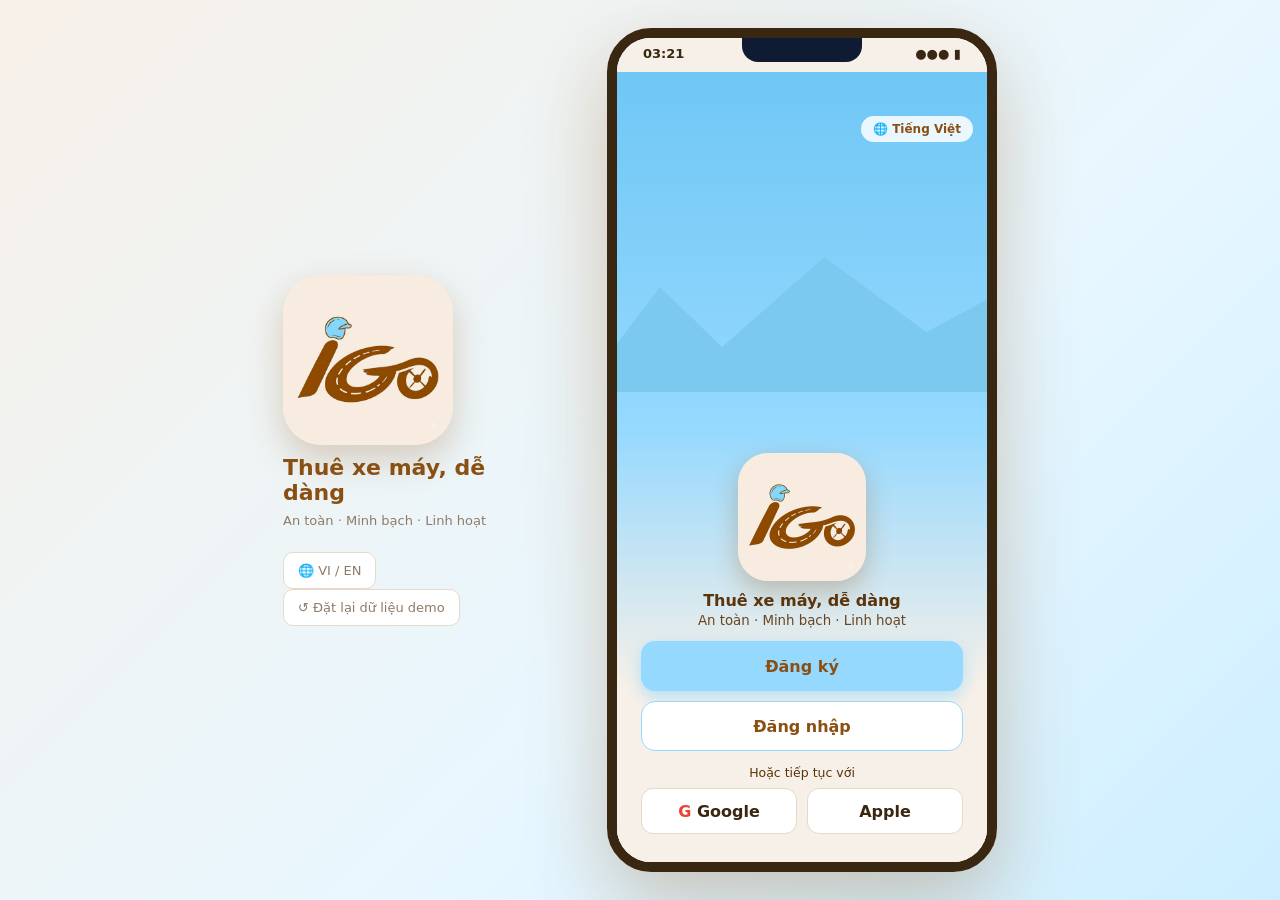
<file: index.html>
<!doctype html>
<html lang="vi">
<head>
<meta charset="utf-8">
<meta name="viewport" content="width=device-width,initial-scale=1,viewport-fit=cover">
<meta name="theme-color" content="#95d9ff">
<title>iGo – Thuê xe máy, dễ dàng</title>
<link rel="icon" href="img/favicon.png">
<link rel="stylesheet" href="style.css">
</head>
<body>
<div class="stage">
  <aside class="side">
    <img class="logo-side" src="img/logo.png" alt="iGo">
    <p>Thuê xe máy, dễ dàng<br><small>An toàn · Minh bạch · Linh hoạt</small></p>
    <button class="reset" data-a="langtoggle" style="margin-right:8px">🌐 VI / EN</button><button class="reset" id="reset">↺ Đặt lại dữ liệu demo</button>
  </aside>
  <div class="phone">
    <div class="notch"></div>
    <div class="statusbar"><span id="clock">9:41</span><span>●●● ▮</span></div>
    <div id="app" class="app"></div>
    <div id="toast" class="toast"></div>
    <div id="sheet" class="sheet-wrap"></div>
  </div>
</div>
<script src="data.js"></script>
<script src="app.js"></script>
<script src="screens.js"></script>
<script src="i18n.js"></script>
</body>
</html>
</file>
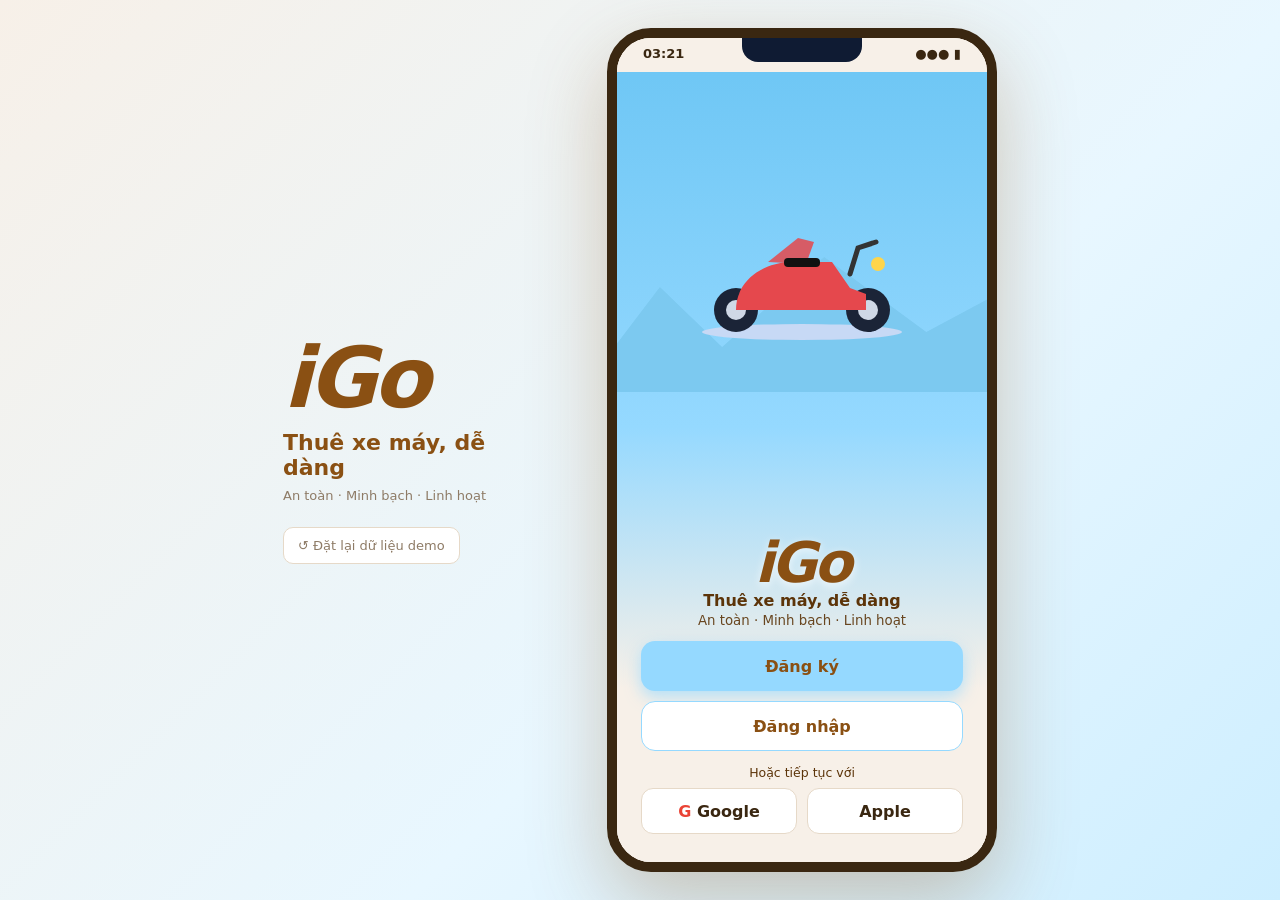
<file: iGo/index.html>
<!doctype html>
<html lang="vi">
<head>
<meta charset="utf-8">
<meta name="viewport" content="width=device-width,initial-scale=1,viewport-fit=cover">
<meta name="theme-color" content="#95d9ff">
<title>iGo – Thuê xe máy, dễ dàng</title>
<link rel="stylesheet" href="style.css">
</head>
<body>
<div class="stage">
  <aside class="side">
    <div class="logo-big">iGo</div>
    <p>Thuê xe máy, dễ dàng<br><small>An toàn · Minh bạch · Linh hoạt</small></p>
    <button class="reset" id="reset">↺ Đặt lại dữ liệu demo</button>
  </aside>
  <div class="phone">
    <div class="notch"></div>
    <div class="statusbar"><span id="clock">9:41</span><span>●●● ▮</span></div>
    <div id="app" class="app"></div>
    <div id="toast" class="toast"></div>
    <div id="sheet" class="sheet-wrap"></div>
  </div>
</div>
<script src="data.js"></script>
<script src="app.js"></script>
<script src="screens.js"></script>
</body>
</html>
</file>
<file: style.css>
:root{--p:#95d9ff;--p2:#6cc3f2;--pl:#e8f7ff;--pl2:#cdeeff;--pt:#8a5013;--navy:#8a5013;--tx:#3a2711;--mu:#8e7b66;--ln:#e6d9c8;--ok:#22b573;--warn:#ffb400;--err:#e5484d;--bg:#f7f0e8;--r:14px}
*{box-sizing:border-box;margin:0;padding:0;-webkit-tap-highlight-color:transparent}
html,body{height:100%}
body{font-family:"Segoe UI",system-ui,-apple-system,Roboto,Arial,sans-serif;color:var(--tx);background:linear-gradient(135deg,#dbe9ff,#f3f8ff 60%,#cfe1ff);overflow:hidden}
button{font:inherit;border:0;background:none;color:inherit;cursor:pointer}
input,textarea,select{font:inherit;color:inherit;outline:0}
.stage{height:100%;display:flex;align-items:center;justify-content:center;gap:64px;padding:16px}
.side{max-width:260px;text-align:left}
.logo-big{font-size:84px;font-weight:900;font-style:italic;color:var(--p);letter-spacing:-4px;line-height:1}
.side p{margin:10px 0 22px;font-size:22px;font-weight:700;color:var(--navy)}
.side small{font-size:13px;font-weight:500;color:var(--mu)}
.reset{padding:10px 14px;border-radius:10px;background:#fff;border:1px solid var(--ln);font-size:13px;color:var(--mu)}
.phone{position:relative;width:390px;height:min(844px,calc(100vh - 32px));background:#fff;border-radius:44px;border:10px solid #0f1b33;box-shadow:0 30px 80px rgba(11,42,91,.35);overflow:hidden;contain:layout paint}
.notch{position:absolute;top:0;left:50%;width:120px;height:24px;margin-left:-60px;background:#0f1b33;border-radius:0 0 16px 16px;z-index:60}
.statusbar{position:absolute;top:0;left:0;right:0;height:34px;padding:8px 26px 0;display:flex;justify-content:space-between;font-size:13px;font-weight:600;z-index:50;pointer-events:none;color:var(--tx)}
.app{position:absolute;inset:0;overflow:hidden;background:var(--bg)}
.screen{position:absolute;inset:0;background:var(--bg);display:flex;flex-direction:column;padding-top:34px;will-change:transform;transition:transform .32s cubic-bezier(.22,.8,.3,1),opacity .32s}
.screen.enter{transform:translate3d(100%,0,0)}
.screen.leave{transform:translate3d(-28%,0,0);opacity:.6}
.screen.out{transform:translate3d(100%,0,0)}
.screen.fade{opacity:0;transition:opacity .2s}
.body{flex:1;overflow-y:auto;overflow-x:hidden;padding:4px 18px 24px;scrollbar-width:none;overscroll-behavior:contain}
.body::-webkit-scrollbar{display:none}
.body.tabpad{padding-bottom:96px}
.hdr{display:flex;align-items:center;gap:8px;padding:6px 14px 8px;min-height:48px}
.hdr h1{flex:1;font-size:18px;font-weight:700;text-align:center}
.hdr .ib{width:38px;height:38px}
.ib{display:grid;place-items:center;border-radius:50%;width:38px;height:38px;background:#fff;box-shadow:0 1px 4px rgba(11,42,91,.1);position:relative}
.ib svg{width:20px;height:20px}
.ib .dot{position:absolute;top:7px;right:8px;width:9px;height:9px;border-radius:50%;background:var(--err);border:2px solid #fff}
svg.i{width:22px;height:22px;fill:none;stroke:currentColor;stroke-width:2;stroke-linecap:round;stroke-linejoin:round;flex:none}
svg.i.f{fill:currentColor;stroke:none}
.btn{display:flex;align-items:center;justify-content:center;gap:8px;width:100%;height:50px;border-radius:14px;background:var(--p);color:#fff;font-weight:700;font-size:16px;box-shadow:0 6px 16px rgba(29,111,242,.3);transition:transform .12s}
.btn:active{transform:scale(.97)}
.btn.o{background:#fff;color:var(--p);border:1.5px solid var(--p);box-shadow:none}
.btn.g{background:var(--pl);color:var(--p);box-shadow:none}
.btn.sm{height:38px;font-size:14px;border-radius:11px;width:auto;padding:0 16px}
.btn.dis{background:#b9c8e0;box-shadow:none;pointer-events:none}
.btn.err{background:#fff;color:var(--err);border:1.5px solid #f6c5c7;box-shadow:none}
.row{display:flex;align-items:center;gap:10px}
.sp{flex:1}
.card{background:#fff;border-radius:var(--r);padding:14px;box-shadow:0 2px 10px rgba(11,42,91,.06);margin-bottom:12px}
.card.bd{box-shadow:none;border:1px solid var(--ln)}
.mu{color:var(--mu)}.sm-t{font-size:12.5px}.b{font-weight:700}.pr{color:var(--p)}.ok{color:var(--ok)}
h2.sec{font-size:16px;margin:16px 0 10px;font-weight:700;display:flex;justify-content:space-between;align-items:center}
h2.sec a{font-size:13px;color:var(--p);font-weight:600}
.field{margin-bottom:12px}
.field label{display:block;font-size:12.5px;color:var(--mu);margin-bottom:5px}
.inp{width:100%;height:48px;border:1.5px solid var(--ln);border-radius:12px;padding:0 14px;background:#fff;transition:border .15s}
.inp:focus{border-color:var(--p)}
textarea.inp{height:88px;padding:10px 14px;resize:none}
select.inp{appearance:none;background:#fff url("data:image/svg+xml,%3Csvg xmlns='http://www.w3.org/2000/svg' width='12' height='8'%3E%3Cpath d='M1 1l5 5 5-5' fill='none' stroke='%236b7a90' stroke-width='2'/%3E%3C/svg%3E") no-repeat right 14px center}
.seg{display:flex;background:var(--pl);border-radius:12px;padding:4px;margin-bottom:14px}
.seg button{flex:1;height:36px;border-radius:9px;font-weight:600;font-size:14px;color:var(--mu);transition:.2s}
.seg button.on{background:var(--p);color:#fff;box-shadow:0 3px 8px rgba(29,111,242,.3)}
.chips{display:flex;gap:8px;overflow-x:auto;scrollbar-width:none;padding-bottom:2px}
.chip{flex:none;padding:8px 14px;border-radius:20px;background:#fff;border:1px solid var(--ln);font-size:13.5px;font-weight:600;color:var(--mu)}
.chip.on{background:var(--p);border-color:var(--p);color:#fff}
.err-t{color:var(--err);font-size:12.5px;margin:-6px 0 8px}
/* welcome */
.hero{flex:1;position:relative;background:linear-gradient(180deg,#5fa3ff 0%,#9fd0ff 45%,#dff0ff 70%);display:flex;flex-direction:column;justify-content:flex-end;padding:0 24px 28px;overflow:hidden}
.hero .mt{position:absolute;bottom:34%;left:-10%;right:-10%;height:150px;background:#7bb7e8;clip-path:polygon(0 100%,18% 30%,32% 70%,55% 10%,78% 60%,100% 25%,100% 100%)}
.hero .bk{position:absolute;bottom:28%;left:50%;transform:translateX(-50%);width:260px}
.hero .lg{position:relative;text-align:center;margin-bottom:12px}
.hero .lg b{font-size:56px;font-style:italic;font-weight:900;color:#fff;letter-spacing:-3px;text-shadow:0 4px 14px rgba(11,79,209,.4)}
.hero .lg p{color:#fff;font-weight:600;margin-top:-4px}
.hero .btn{margin-bottom:10px}
.soc{display:flex;gap:10px}
.soc button{flex:1;height:46px;border-radius:12px;background:#fff;border:1px solid var(--ln);font-weight:600}
/* otp */
.otp{display:flex;gap:8px;justify-content:center;margin:22px 0}
.otp input{width:46px;height:56px;border:1.5px solid var(--ln);border-radius:12px;text-align:center;font-size:22px;font-weight:700;background:#fff}
.otp input:focus{border-color:var(--p)}
/* bike */
.bike-card{display:flex;gap:12px;background:#fff;border-radius:var(--r);padding:10px;margin-bottom:12px;box-shadow:0 2px 10px rgba(11,42,91,.06);transition:transform .15s}
.bike-card:active{transform:scale(.985)}
.bike-card .im{width:104px;height:92px;border-radius:12px;background:var(--pl);display:grid;place-items:center;overflow:hidden;flex:none}
.bike-card .im img,.bike-card .im svg{width:100%;height:100%;object-fit:cover}
.bike-card .inf{flex:1;min-width:0}
.bike-card h3{font-size:15px}
.tag{display:inline-block;padding:2px 8px;border-radius:6px;background:var(--pl);color:var(--p);font-size:11.5px;font-weight:600;margin-right:4px}
.tag.ok{background:#e0f7ec;color:var(--ok)}.tag.w{background:#fff3d1;color:#b58100}.tag.e{background:#fde4e5;color:var(--err)}
.star{color:var(--warn)}
.hbar{background:linear-gradient(135deg,var(--p),#52a0ff);color:#fff;padding:12px 18px 18px;border-radius:0 0 26px 26px;margin:0 -18px 10px}
.sbox{display:flex;align-items:center;gap:10px;background:#fff;border-radius:14px;padding:0 14px;height:48px;color:var(--mu);margin-top:10px}
.sbox input{flex:1;border:0;background:none;min-width:0}
.promo{background:var(--navy);color:#fff;border-radius:16px;padding:16px;display:flex;gap:12px;align-items:center;margin-bottom:6px;background-image:linear-gradient(120deg,#0b2a5b,#1c4fa8)}
.promo b{font-size:15px}
.cats{display:grid;grid-template-columns:repeat(4,1fr);gap:10px;margin:14px 0}
.cats button{display:flex;flex-direction:column;align-items:center;gap:6px;font-size:12px;font-weight:600}
.cats .c{width:54px;height:54px;border-radius:16px;background:#fff;display:grid;place-items:center;color:var(--p);box-shadow:0 2px 8px rgba(11,42,91,.08)}
.cats .c svg{width:26px;height:26px}
/* tab bar */
.tabs{position:absolute;left:0;right:0;bottom:0;height:78px;padding:6px 8px calc(10px + env(safe-area-inset-bottom));background:#fff;border-radius:22px 22px 0 0;box-shadow:0 -6px 20px rgba(11,42,91,.08);display:flex;z-index:20}
.tabs button{flex:1;display:flex;flex-direction:column;align-items:center;justify-content:center;gap:3px;font-size:11px;color:var(--mu);font-weight:600}
.tabs button.on{color:var(--p)}
.tabs .plus{margin-top:-26px}
.tabs .plus i{font-style:normal;width:54px;height:54px;border-radius:50%;background:var(--p);color:#fff;display:grid;place-items:center;box-shadow:0 8px 18px rgba(29,111,242,.4);border:4px solid #fff}
.tabs .plus.on{color:var(--p)}
/* detail */
.gal{height:230px;background:var(--pl);border-radius:20px;overflow:hidden;position:relative;display:grid;place-items:center;margin-bottom:12px}
.gal img,.gal>svg{width:100%;height:100%;object-fit:cover}
.gal .cnt{position:absolute;right:12px;bottom:12px;background:rgba(0,0,0,.5);color:#fff;font-size:12px;padding:3px 9px;border-radius:10px}
.spec{display:grid;grid-template-columns:1fr 1fr;gap:10px 14px}
.spec div{font-size:13px}.spec span{display:block;color:var(--mu);font-size:12px}
.opt{display:flex;align-items:center;gap:12px;background:#fff;border:1.5px solid var(--ln);border-radius:14px;padding:13px 14px;margin-bottom:10px;text-align:left;width:100%;transition:.15s}
.opt.on{border-color:var(--p);background:var(--pl)}
.opt .rd{width:22px;height:22px;border-radius:50%;border:2px solid #b9c8e0;display:grid;place-items:center;flex:none;color:#fff}
.opt.on .rd{background:var(--p);border-color:var(--p)}
.opt .rd svg{width:14px;height:14px;stroke-width:3}
.opt .ico{width:40px;height:40px;border-radius:12px;background:var(--pl);display:grid;place-items:center;color:var(--p);flex:none}
.opt.on .ico{background:#fff}
.opt .t{flex:1;min-width:0}.opt .t b{display:block;font-size:14.5px}.opt .t small{color:var(--mu);font-size:12px}
.bottom{padding:12px 18px calc(14px + env(safe-area-inset-bottom));background:#fff;box-shadow:0 -4px 16px rgba(11,42,91,.06);display:flex;gap:12px;align-items:center;flex:none}
.bottom .btn{flex:1}
/* calendar */
.cal{background:#fff;border-radius:16px;padding:12px;margin-bottom:12px}
.cal .ch{display:flex;align-items:center;justify-content:space-between;margin-bottom:8px;font-weight:700}
.cal .g{display:grid;grid-template-columns:repeat(7,1fr);gap:3px;text-align:center}
.cal .dw{font-size:11px;color:var(--mu);padding:4px 0}
.cal .d{height:38px;border-radius:50%;font-size:13px;font-weight:600;display:grid;place-items:center;transition:background .15s}
.cal .d.x{color:#c4cfdf;pointer-events:none;font-weight:500}
.cal .d.sel{background:var(--p);color:#fff}
.cal .d.rg{background:var(--pl2);border-radius:0;color:var(--p2)}
.cal .d.self{background:#d9f5e7;color:#0f7a4a}
.cal .d.del{background:#d6e6ff;color:var(--p2)}
.cal .d.off{background:#eef0f4;color:#98a3b4}
.lg2{display:flex;flex-direction:column;gap:6px;font-size:12.5px;color:var(--mu);margin:8px 0}
.lg2 i{display:inline-block;width:12px;height:12px;border-radius:50%;margin-right:8px;vertical-align:-1px}
/* timeline */
.tl{position:relative;padding-left:34px}
.tl .st{position:relative;padding-bottom:22px}
.tl .st:before{content:"";position:absolute;left:-23px;top:20px;bottom:-4px;width:2px;background:var(--ln)}
.tl .st:last-child:before{display:none}
.tl .st.done:before{background:var(--ok)}
.tl .dt{position:absolute;left:-34px;top:2px;width:22px;height:22px;border-radius:50%;background:#fff;border:2px solid var(--ln);display:grid;place-items:center;color:#fff}
.tl .st.done .dt{background:var(--ok);border-color:var(--ok)}
.tl .st.cur .dt{border-color:var(--p);background:#fff;box-shadow:0 0 0 5px var(--pl)}
.tl .dt svg{width:13px;height:13px;stroke-width:3}
.tl .st b{font-size:14.5px}.tl .st small{display:block;color:var(--mu);font-size:12px;margin-top:2px}
.tl .st.wait b{color:var(--mu);font-weight:600}
/* misc */
.sum{display:flex;justify-content:space-between;padding:6px 0;font-size:14px}
.sum.t{border-top:1px dashed var(--ln);margin-top:6px;padding-top:12px;font-weight:700;font-size:16px}
.stars{display:flex;gap:6px;justify-content:center;margin:14px 0}
.stars button{color:#d3dbe8}.stars button.on{color:var(--warn)}
.stars svg{width:38px;height:38px}
.ok-ring{width:96px;height:96px;border-radius:50%;background:#e0f7ec;display:grid;place-items:center;margin:30px auto 16px;animation:pop .5s cubic-bezier(.3,1.6,.5,1)}
.ok-ring i{width:64px;height:64px;border-radius:50%;background:var(--ok);display:grid;place-items:center;color:#fff}
.ok-ring svg{width:34px;height:34px;stroke-width:3.5}
@keyframes pop{from{transform:scale(.3);opacity:0}to{transform:scale(1);opacity:1}}
.mi{display:flex;align-items:center;gap:14px;padding:14px 4px;border-bottom:1px solid var(--ln);width:100%;text-align:left;font-size:14.5px}
.mi svg:first-child{color:var(--p)}.mi .sp{flex:1}.mi svg:last-child{color:#b0bccd;width:18px}
.sw{width:46px;height:27px;border-radius:14px;background:#cfd8e6;position:relative;transition:.2s;flex:none}
.sw:after{content:"";position:absolute;left:3px;top:3px;width:21px;height:21px;border-radius:50%;background:#fff;transition:.2s;box-shadow:0 1px 3px rgba(0,0,0,.2)}
.sw.on{background:var(--p)}.sw.on:after{left:22px}
.avatar{width:64px;height:64px;border-radius:50%;background:linear-gradient(135deg,var(--p),#7ab6ff);color:#fff;display:grid;place-items:center;font-size:26px;font-weight:700;flex:none}
.msgs{flex:1;overflow-y:auto;padding:10px 16px;display:flex;flex-direction:column;gap:8px;scrollbar-width:none}
.msg{max-width:78%;padding:10px 13px;border-radius:16px;font-size:14px;line-height:1.4;animation:pop .25s}
.msg.me{align-self:flex-end;background:var(--p);color:#fff;border-bottom-right-radius:4px}
.msg.them{align-self:flex-start;background:#fff;border-bottom-left-radius:4px;box-shadow:0 1px 4px rgba(11,42,91,.08)}
.msg small{display:block;font-size:10.5px;opacity:.65;margin-top:3px}
.cbar{display:flex;gap:8px;padding:10px 14px calc(12px + env(safe-area-inset-bottom));background:#fff;flex:none}
.cbar .inp{height:44px;border-radius:22px}
.cbar .ib{background:var(--p);color:#fff}
.faq{background:#fff;border-radius:14px;margin-bottom:10px;overflow:hidden}
.faq button{display:flex;width:100%;padding:14px;font-weight:600;font-size:14.5px;text-align:left;justify-content:space-between;align-items:center}
.faq p{max-height:0;overflow:hidden;padding:0 14px;color:var(--mu);font-size:13.5px;line-height:1.5;transition:.25s}
.faq.on p{max-height:140px;padding:0 14px 14px}
.faq.on svg{transform:rotate(90deg)}
.ntf{display:flex;gap:12px;padding:12px;background:#fff;border-radius:14px;margin-bottom:10px;align-items:flex-start}
.ntf.un{background:var(--pl)}
.ntf .ic{width:38px;height:38px;border-radius:50%;display:grid;place-items:center;background:#fff;color:var(--p);flex:none}
.up{border:2px dashed #b9cdee;border-radius:14px;height:112px;display:flex;flex-direction:column;align-items:center;justify-content:center;gap:6px;color:var(--mu);font-size:12.5px;background:#fff;position:relative;overflow:hidden;width:100%}
.up.has{border-style:solid;border-color:var(--ok)}
.up img{position:absolute;inset:0;width:100%;height:100%;object-fit:cover}
.up input{position:absolute;inset:0;opacity:0;cursor:pointer}
.chk{display:flex;align-items:center;gap:12px;padding:10px 0;font-size:14px;width:100%;text-align:left}
.chk .bx{width:22px;height:22px;border-radius:6px;border:2px solid #b9c8e0;display:grid;place-items:center;color:#fff;flex:none}
.chk.on .bx{background:var(--p);border-color:var(--p)}
.chk .bx svg{width:14px;height:14px;stroke-width:3.5}
.steps{display:flex;align-items:center;margin:4px 6px 16px}
.steps .s{display:flex;flex-direction:column;align-items:center;gap:4px;font-size:11px;color:var(--mu);flex:none;width:70px}
.steps .s i{width:24px;height:24px;border-radius:50%;background:#d3dbe8;color:#fff;font-style:normal;font-size:12px;font-weight:700;display:grid;place-items:center}
.steps .s.on i{background:var(--p)}.steps .s.on{color:var(--p);font-weight:600}
.steps .ln{flex:1;height:2px;background:#d3dbe8;margin-bottom:16px}.steps .ln.on{background:var(--p)}
.ph{display:grid;grid-template-columns:repeat(3,1fr);gap:8px}
.ph .t{aspect-ratio:1;border-radius:12px;background:var(--pl);overflow:hidden;position:relative;display:grid;place-items:center}
.ph .t img,.ph .t>svg{width:100%;height:100%;object-fit:cover}
.ph .t.add{border:2px dashed #b9cdee;background:#fff;color:var(--p)}
.ph .t input{position:absolute;inset:0;opacity:0;cursor:pointer}
.ph .t .x{position:absolute;top:4px;right:4px;width:20px;height:20px;border-radius:50%;background:rgba(0,0,0,.55);color:#fff;font-size:12px;display:grid;place-items:center}
.stat{display:grid;grid-template-columns:repeat(3,1fr);gap:10px;margin:12px 0}
.stat div{background:#fff;border-radius:14px;padding:12px 8px;text-align:center}
.stat b{display:block;font-size:19px;color:var(--p)}.stat span{font-size:11.5px;color:var(--mu)}
.stepper{display:flex;align-items:center;justify-content:center;gap:22px;margin:12px 0}
.stepper button{width:44px;height:44px;border-radius:50%;background:var(--pl);color:var(--p);font-size:24px;font-weight:700}
.stepper b{font-size:30px;color:var(--p);min-width:130px;text-align:center}
input[type=range]{width:100%;accent-color:var(--p);height:30px}
/* sheet, toast, overlay */
.toast{position:absolute;left:50%;bottom:96px;transform:translate(-50%,20px);background:#13294f;color:#fff;padding:11px 18px;border-radius:24px;font-size:13.5px;opacity:0;pointer-events:none;transition:.28s;z-index:90;max-width:84%;text-align:center}
.toast.on{opacity:1;transform:translate(-50%,0)}
.sheet-wrap{position:absolute;inset:0;z-index:80;background:rgba(10,25,55,.45);opacity:0;pointer-events:none;transition:opacity .25s;display:flex;align-items:flex-end}
.sheet-wrap.on{opacity:1;pointer-events:auto}
.sheet{width:100%;background:#fff;border-radius:24px 24px 0 0;padding:10px 18px calc(18px + env(safe-area-inset-bottom));transform:translateY(100%);transition:transform .3s cubic-bezier(.22,.8,.3,1);max-height:88%;overflow-y:auto}
.sheet-wrap.on .sheet{transform:none}
.sheet:before{content:"";display:block;width:40px;height:4px;border-radius:2px;background:#d3dbe8;margin:0 auto 12px}
.sheet h3{margin-bottom:12px}
.spin{width:44px;height:44px;border:4px solid var(--pl2);border-top-color:var(--p);border-radius:50%;animation:rot .8s linear infinite;margin:0 auto 14px}
@keyframes rot{to{transform:rotate(360deg)}}
.empty{text-align:center;color:var(--mu);padding:40px 10px;font-size:14px}
.empty svg{width:48px;height:48px;opacity:.4;margin-bottom:8px}
@media(max-width:900px){.side{display:none}}
@media(max-width:480px){.stage{padding:0}.phone{width:100vw;height:100vh;border:0;border-radius:0}.notch{display:none}}
@media(prefers-reduced-motion:reduce){*{transition:none!important;animation:none!important}}
.cal .d.both{background:linear-gradient(135deg,#d9f5e7 50%,#d6e6ff 50%);color:#0b4fd1}

.field{min-width:0}.row>.sp{min-width:0}.inp{min-width:0;max-width:100%}
select.inp{padding-right:34px;text-overflow:ellipsis}
.pnum{display:flex;align-items:center;gap:8px;justify-content:center;margin:10px 0}
.pnum .inp{text-align:center;font-size:24px;font-weight:700;color:var(--p);height:56px;width:160px;flex:none}
.pnum button{width:44px;height:44px;border-radius:50%;background:var(--pl);color:var(--p);font-size:22px;font-weight:700;flex:none}
.banner{border-radius:14px;padding:14px;background:#fde4e5;color:var(--err);margin-bottom:12px}
/* ===== Bảng màu: #95d9ff / #f7f0e8 / #8a5013 ===== */
body{background:linear-gradient(135deg,#f7f0e8,#e8f7ff 60%,#cdeeff)}
.phone{border-color:#3a2711;box-shadow:0 30px 80px rgba(138,80,19,.3)}
.logo-big{color:var(--pt)}.side p{color:var(--pt)}
.btn{color:var(--pt);box-shadow:0 6px 16px rgba(149,217,255,.7)}
.btn.o{color:var(--pt);border-color:var(--p);background:#fff}
.btn.g{background:var(--pl2);color:var(--pt)}
.btn.dis{background:#e3d8c9;color:#a89782}
.btn.err{color:var(--err)}
.pr,.cal .d.rg,.cal .d.both,.stepper b,.pnum .inp,.tag,.cats .c,.opt .ico,.ntf .ic,.mi svg:first-child,.pnum button,.stepper button,.chip.on{color:var(--pt)}
.tag.ok{color:var(--ok)}.tag.w{color:#b58100}.tag.e{color:var(--err)}
.seg button.on,.cal .d.sel,.steps .s.on i,.avatar,.sw.on,.opt.on .rd,.chk.on .bx,.tabs .plus i,.cbar .ib,.ib.on{color:var(--pt)}
.seg button.on{box-shadow:0 3px 8px rgba(149,217,255,.8)}
.chip.on{background:var(--p);border-color:var(--p)}
.chk.on .bx,.opt.on .rd{border-color:var(--p)}
.tabs button.on{color:var(--pt)}.tabs .plus i{box-shadow:0 8px 18px rgba(149,217,255,.9)}
.tabs .plus.on{color:var(--pt)}
.hbar{background:linear-gradient(135deg,#95d9ff,#b9e6ff);color:#5c3409}
.hbar .ib{color:var(--pt)}
.promo{background:linear-gradient(120deg,#8a5013,#b57a35);color:#fff}
.hero{background:linear-gradient(180deg,#6fc7f5 0%,#95d9ff 45%,#f7f0e8 78%)}
.hero .mt{background:#7cc9f0}
.hero .lg b{color:var(--pt);text-shadow:0 3px 10px rgba(255,255,255,.7)}.hero .lg p{color:#5c3409}
.hero .sm-t{color:#5c3409!important}
.otp input:focus,.inp:focus{border-color:#6cc3f2}
.otp input{color:var(--pt)}
.cal .d.sel{background:var(--p)}.cal .d.rg{background:var(--pl2)}
.up{border-color:#d9c7b0}.cal .d.off{background:#efe6da}
.tl .st.cur .dt{border-color:#6cc3f2;box-shadow:0 0 0 5px var(--pl2)}
.stat b,.tabs button.plus{color:var(--pt)}
.spin{border-top-color:#6cc3f2}
.ok-ring i svg,.ok-ring i{color:#fff}
.stars button.on{color:var(--warn)}
input[type=range],.sw{accent-color:#6cc3f2}
.sw.on{background:var(--p)}.sw.on:after{background:var(--pt)}
.bike-card h3,.cats button{color:var(--tx)}
.toast{background:#3a2711}
.msg.me{background:var(--p);color:var(--pt)}
.faq.on svg{color:var(--pt)}
.card.bd{background:#fffaf4}
.steps .s.on{color:var(--pt)}
.promo b{color:#fff}
.hero .bk{bottom:auto;top:110px}.hero .mt{bottom:auto;top:170px}
.promo[style*="fff3df"] b{color:var(--pt)}

.logo-side{width:170px;height:170px;border-radius:38px;box-shadow:0 14px 34px rgba(138,80,19,.25);display:block}
.hero .lg .lgimg{width:128px;height:128px;border-radius:30px;box-shadow:0 10px 26px rgba(138,80,19,.3);display:block;margin:0 auto 10px}
.hero .lg p{margin-top:0}
.loc{display:flex;align-items:center;gap:14px;background:#fff;border:1px solid var(--ln);border-radius:20px;padding:14px;margin-bottom:10px}
.loc .ti{width:44px;height:44px;border-radius:13px;display:grid;place-items:center;flex:none;background:#fdeee3;color:#e8660d}
.loc .ti.g{background:#e4f8ef;color:#1a8a5a}
.loc b{display:block;font-size:15px}.loc small{color:var(--mu);font-size:13px}
.feats{display:grid;grid-template-columns:1fr 1fr;gap:10px}
.ft{display:flex;align-items:center;gap:10px;background:#fff;border:1px solid var(--ln);border-radius:16px;padding:10px;font-size:13px;font-weight:600;line-height:1.25;text-align:left;width:100%}
.ft .ti{width:36px;height:36px;border-radius:11px;display:grid;place-items:center;flex:none;background:#e4f8ef;color:#1a8a5a}
.ft .ti svg{width:19px;height:19px}
.ft.off{background:#f1ede8;color:#85786a;border-color:#ece4da}
.ft.off .ti{background:#e2dcd4;color:#85786a}
button.ft{cursor:pointer}

.langpill{position:absolute;top:44px;right:14px;z-index:5;background:rgba(255,255,255,.85);border-radius:16px;padding:6px 12px;font-size:12px;font-weight:700;color:var(--pt)}
</file>
<file: iGo/style.css>
:root{--p:#95d9ff;--p2:#6cc3f2;--pl:#e8f7ff;--pl2:#cdeeff;--pt:#8a5013;--navy:#8a5013;--tx:#3a2711;--mu:#8e7b66;--ln:#e6d9c8;--ok:#22b573;--warn:#ffb400;--err:#e5484d;--bg:#f7f0e8;--r:14px}
*{box-sizing:border-box;margin:0;padding:0;-webkit-tap-highlight-color:transparent}
html,body{height:100%}
body{font-family:"Segoe UI",system-ui,-apple-system,Roboto,Arial,sans-serif;color:var(--tx);background:linear-gradient(135deg,#dbe9ff,#f3f8ff 60%,#cfe1ff);overflow:hidden}
button{font:inherit;border:0;background:none;color:inherit;cursor:pointer}
input,textarea,select{font:inherit;color:inherit;outline:0}
.stage{height:100%;display:flex;align-items:center;justify-content:center;gap:64px;padding:16px}
.side{max-width:260px;text-align:left}
.logo-big{font-size:84px;font-weight:900;font-style:italic;color:var(--p);letter-spacing:-4px;line-height:1}
.side p{margin:10px 0 22px;font-size:22px;font-weight:700;color:var(--navy)}
.side small{font-size:13px;font-weight:500;color:var(--mu)}
.reset{padding:10px 14px;border-radius:10px;background:#fff;border:1px solid var(--ln);font-size:13px;color:var(--mu)}
.phone{position:relative;width:390px;height:min(844px,calc(100vh - 32px));background:#fff;border-radius:44px;border:10px solid #0f1b33;box-shadow:0 30px 80px rgba(11,42,91,.35);overflow:hidden;contain:layout paint}
.notch{position:absolute;top:0;left:50%;width:120px;height:24px;margin-left:-60px;background:#0f1b33;border-radius:0 0 16px 16px;z-index:60}
.statusbar{position:absolute;top:0;left:0;right:0;height:34px;padding:8px 26px 0;display:flex;justify-content:space-between;font-size:13px;font-weight:600;z-index:50;pointer-events:none;color:var(--tx)}
.app{position:absolute;inset:0;overflow:hidden;background:var(--bg)}
.screen{position:absolute;inset:0;background:var(--bg);display:flex;flex-direction:column;padding-top:34px;will-change:transform;transition:transform .32s cubic-bezier(.22,.8,.3,1),opacity .32s}
.screen.enter{transform:translate3d(100%,0,0)}
.screen.leave{transform:translate3d(-28%,0,0);opacity:.6}
.screen.out{transform:translate3d(100%,0,0)}
.screen.fade{opacity:0;transition:opacity .2s}
.body{flex:1;overflow-y:auto;overflow-x:hidden;padding:4px 18px 24px;scrollbar-width:none;overscroll-behavior:contain}
.body::-webkit-scrollbar{display:none}
.body.tabpad{padding-bottom:96px}
.hdr{display:flex;align-items:center;gap:8px;padding:6px 14px 8px;min-height:48px}
.hdr h1{flex:1;font-size:18px;font-weight:700;text-align:center}
.hdr .ib{width:38px;height:38px}
.ib{display:grid;place-items:center;border-radius:50%;width:38px;height:38px;background:#fff;box-shadow:0 1px 4px rgba(11,42,91,.1);position:relative}
.ib svg{width:20px;height:20px}
.ib .dot{position:absolute;top:7px;right:8px;width:9px;height:9px;border-radius:50%;background:var(--err);border:2px solid #fff}
svg.i{width:22px;height:22px;fill:none;stroke:currentColor;stroke-width:2;stroke-linecap:round;stroke-linejoin:round;flex:none}
svg.i.f{fill:currentColor;stroke:none}
.btn{display:flex;align-items:center;justify-content:center;gap:8px;width:100%;height:50px;border-radius:14px;background:var(--p);color:#fff;font-weight:700;font-size:16px;box-shadow:0 6px 16px rgba(29,111,242,.3);transition:transform .12s}
.btn:active{transform:scale(.97)}
.btn.o{background:#fff;color:var(--p);border:1.5px solid var(--p);box-shadow:none}
.btn.g{background:var(--pl);color:var(--p);box-shadow:none}
.btn.sm{height:38px;font-size:14px;border-radius:11px;width:auto;padding:0 16px}
.btn.dis{background:#b9c8e0;box-shadow:none;pointer-events:none}
.btn.err{background:#fff;color:var(--err);border:1.5px solid #f6c5c7;box-shadow:none}
.row{display:flex;align-items:center;gap:10px}
.sp{flex:1}
.card{background:#fff;border-radius:var(--r);padding:14px;box-shadow:0 2px 10px rgba(11,42,91,.06);margin-bottom:12px}
.card.bd{box-shadow:none;border:1px solid var(--ln)}
.mu{color:var(--mu)}.sm-t{font-size:12.5px}.b{font-weight:700}.pr{color:var(--p)}.ok{color:var(--ok)}
h2.sec{font-size:16px;margin:16px 0 10px;font-weight:700;display:flex;justify-content:space-between;align-items:center}
h2.sec a{font-size:13px;color:var(--p);font-weight:600}
.field{margin-bottom:12px}
.field label{display:block;font-size:12.5px;color:var(--mu);margin-bottom:5px}
.inp{width:100%;height:48px;border:1.5px solid var(--ln);border-radius:12px;padding:0 14px;background:#fff;transition:border .15s}
.inp:focus{border-color:var(--p)}
textarea.inp{height:88px;padding:10px 14px;resize:none}
select.inp{appearance:none;background:#fff url("data:image/svg+xml,%3Csvg xmlns='http://www.w3.org/2000/svg' width='12' height='8'%3E%3Cpath d='M1 1l5 5 5-5' fill='none' stroke='%236b7a90' stroke-width='2'/%3E%3C/svg%3E") no-repeat right 14px center}
.seg{display:flex;background:var(--pl);border-radius:12px;padding:4px;margin-bottom:14px}
.seg button{flex:1;height:36px;border-radius:9px;font-weight:600;font-size:14px;color:var(--mu);transition:.2s}
.seg button.on{background:var(--p);color:#fff;box-shadow:0 3px 8px rgba(29,111,242,.3)}
.chips{display:flex;gap:8px;overflow-x:auto;scrollbar-width:none;padding-bottom:2px}
.chip{flex:none;padding:8px 14px;border-radius:20px;background:#fff;border:1px solid var(--ln);font-size:13.5px;font-weight:600;color:var(--mu)}
.chip.on{background:var(--p);border-color:var(--p);color:#fff}
.err-t{color:var(--err);font-size:12.5px;margin:-6px 0 8px}
/* welcome */
.hero{flex:1;position:relative;background:linear-gradient(180deg,#5fa3ff 0%,#9fd0ff 45%,#dff0ff 70%);display:flex;flex-direction:column;justify-content:flex-end;padding:0 24px 28px;overflow:hidden}
.hero .mt{position:absolute;bottom:34%;left:-10%;right:-10%;height:150px;background:#7bb7e8;clip-path:polygon(0 100%,18% 30%,32% 70%,55% 10%,78% 60%,100% 25%,100% 100%)}
.hero .bk{position:absolute;bottom:28%;left:50%;transform:translateX(-50%);width:260px}
.hero .lg{position:relative;text-align:center;margin-bottom:12px}
.hero .lg b{font-size:56px;font-style:italic;font-weight:900;color:#fff;letter-spacing:-3px;text-shadow:0 4px 14px rgba(11,79,209,.4)}
.hero .lg p{color:#fff;font-weight:600;margin-top:-4px}
.hero .btn{margin-bottom:10px}
.soc{display:flex;gap:10px}
.soc button{flex:1;height:46px;border-radius:12px;background:#fff;border:1px solid var(--ln);font-weight:600}
/* otp */
.otp{display:flex;gap:8px;justify-content:center;margin:22px 0}
.otp input{width:46px;height:56px;border:1.5px solid var(--ln);border-radius:12px;text-align:center;font-size:22px;font-weight:700;background:#fff}
.otp input:focus{border-color:var(--p)}
/* bike */
.bike-card{display:flex;gap:12px;background:#fff;border-radius:var(--r);padding:10px;margin-bottom:12px;box-shadow:0 2px 10px rgba(11,42,91,.06);transition:transform .15s}
.bike-card:active{transform:scale(.985)}
.bike-card .im{width:104px;height:92px;border-radius:12px;background:var(--pl);display:grid;place-items:center;overflow:hidden;flex:none}
.bike-card .im img,.bike-card .im svg{width:100%;height:100%;object-fit:cover}
.bike-card .inf{flex:1;min-width:0}
.bike-card h3{font-size:15px}
.tag{display:inline-block;padding:2px 8px;border-radius:6px;background:var(--pl);color:var(--p);font-size:11.5px;font-weight:600;margin-right:4px}
.tag.ok{background:#e0f7ec;color:var(--ok)}.tag.w{background:#fff3d1;color:#b58100}.tag.e{background:#fde4e5;color:var(--err)}
.star{color:var(--warn)}
.hbar{background:linear-gradient(135deg,var(--p),#52a0ff);color:#fff;padding:12px 18px 18px;border-radius:0 0 26px 26px;margin:0 -18px 10px}
.sbox{display:flex;align-items:center;gap:10px;background:#fff;border-radius:14px;padding:0 14px;height:48px;color:var(--mu);margin-top:10px}
.sbox input{flex:1;border:0;background:none;min-width:0}
.promo{background:var(--navy);color:#fff;border-radius:16px;padding:16px;display:flex;gap:12px;align-items:center;margin-bottom:6px;background-image:linear-gradient(120deg,#0b2a5b,#1c4fa8)}
.promo b{font-size:15px}
.cats{display:grid;grid-template-columns:repeat(4,1fr);gap:10px;margin:14px 0}
.cats button{display:flex;flex-direction:column;align-items:center;gap:6px;font-size:12px;font-weight:600}
.cats .c{width:54px;height:54px;border-radius:16px;background:#fff;display:grid;place-items:center;color:var(--p);box-shadow:0 2px 8px rgba(11,42,91,.08)}
.cats .c svg{width:26px;height:26px}
/* tab bar */
.tabs{position:absolute;left:0;right:0;bottom:0;height:78px;padding:6px 8px calc(10px + env(safe-area-inset-bottom));background:#fff;border-radius:22px 22px 0 0;box-shadow:0 -6px 20px rgba(11,42,91,.08);display:flex;z-index:20}
.tabs button{flex:1;display:flex;flex-direction:column;align-items:center;justify-content:center;gap:3px;font-size:11px;color:var(--mu);font-weight:600}
.tabs button.on{color:var(--p)}
.tabs .plus{margin-top:-26px}
.tabs .plus i{font-style:normal;width:54px;height:54px;border-radius:50%;background:var(--p);color:#fff;display:grid;place-items:center;box-shadow:0 8px 18px rgba(29,111,242,.4);border:4px solid #fff}
.tabs .plus.on{color:var(--p)}
/* detail */
.gal{height:230px;background:var(--pl);border-radius:20px;overflow:hidden;position:relative;display:grid;place-items:center;margin-bottom:12px}
.gal img,.gal>svg{width:100%;height:100%;object-fit:cover}
.gal .cnt{position:absolute;right:12px;bottom:12px;background:rgba(0,0,0,.5);color:#fff;font-size:12px;padding:3px 9px;border-radius:10px}
.spec{display:grid;grid-template-columns:1fr 1fr;gap:10px 14px}
.spec div{font-size:13px}.spec span{display:block;color:var(--mu);font-size:12px}
.opt{display:flex;align-items:center;gap:12px;background:#fff;border:1.5px solid var(--ln);border-radius:14px;padding:13px 14px;margin-bottom:10px;text-align:left;width:100%;transition:.15s}
.opt.on{border-color:var(--p);background:var(--pl)}
.opt .rd{width:22px;height:22px;border-radius:50%;border:2px solid #b9c8e0;display:grid;place-items:center;flex:none;color:#fff}
.opt.on .rd{background:var(--p);border-color:var(--p)}
.opt .rd svg{width:14px;height:14px;stroke-width:3}
.opt .ico{width:40px;height:40px;border-radius:12px;background:var(--pl);display:grid;place-items:center;color:var(--p);flex:none}
.opt.on .ico{background:#fff}
.opt .t{flex:1;min-width:0}.opt .t b{display:block;font-size:14.5px}.opt .t small{color:var(--mu);font-size:12px}
.bottom{padding:12px 18px calc(14px + env(safe-area-inset-bottom));background:#fff;box-shadow:0 -4px 16px rgba(11,42,91,.06);display:flex;gap:12px;align-items:center;flex:none}
.bottom .btn{flex:1}
/* calendar */
.cal{background:#fff;border-radius:16px;padding:12px;margin-bottom:12px}
.cal .ch{display:flex;align-items:center;justify-content:space-between;margin-bottom:8px;font-weight:700}
.cal .g{display:grid;grid-template-columns:repeat(7,1fr);gap:3px;text-align:center}
.cal .dw{font-size:11px;color:var(--mu);padding:4px 0}
.cal .d{height:38px;border-radius:50%;font-size:13px;font-weight:600;display:grid;place-items:center;transition:background .15s}
.cal .d.x{color:#c4cfdf;pointer-events:none;font-weight:500}
.cal .d.sel{background:var(--p);color:#fff}
.cal .d.rg{background:var(--pl2);border-radius:0;color:var(--p2)}
.cal .d.self{background:#d9f5e7;color:#0f7a4a}
.cal .d.del{background:#d6e6ff;color:var(--p2)}
.cal .d.off{background:#eef0f4;color:#98a3b4}
.lg2{display:flex;flex-direction:column;gap:6px;font-size:12.5px;color:var(--mu);margin:8px 0}
.lg2 i{display:inline-block;width:12px;height:12px;border-radius:50%;margin-right:8px;vertical-align:-1px}
/* timeline */
.tl{position:relative;padding-left:34px}
.tl .st{position:relative;padding-bottom:22px}
.tl .st:before{content:"";position:absolute;left:-23px;top:20px;bottom:-4px;width:2px;background:var(--ln)}
.tl .st:last-child:before{display:none}
.tl .st.done:before{background:var(--ok)}
.tl .dt{position:absolute;left:-34px;top:2px;width:22px;height:22px;border-radius:50%;background:#fff;border:2px solid var(--ln);display:grid;place-items:center;color:#fff}
.tl .st.done .dt{background:var(--ok);border-color:var(--ok)}
.tl .st.cur .dt{border-color:var(--p);background:#fff;box-shadow:0 0 0 5px var(--pl)}
.tl .dt svg{width:13px;height:13px;stroke-width:3}
.tl .st b{font-size:14.5px}.tl .st small{display:block;color:var(--mu);font-size:12px;margin-top:2px}
.tl .st.wait b{color:var(--mu);font-weight:600}
/* misc */
.sum{display:flex;justify-content:space-between;padding:6px 0;font-size:14px}
.sum.t{border-top:1px dashed var(--ln);margin-top:6px;padding-top:12px;font-weight:700;font-size:16px}
.stars{display:flex;gap:6px;justify-content:center;margin:14px 0}
.stars button{color:#d3dbe8}.stars button.on{color:var(--warn)}
.stars svg{width:38px;height:38px}
.ok-ring{width:96px;height:96px;border-radius:50%;background:#e0f7ec;display:grid;place-items:center;margin:30px auto 16px;animation:pop .5s cubic-bezier(.3,1.6,.5,1)}
.ok-ring i{width:64px;height:64px;border-radius:50%;background:var(--ok);display:grid;place-items:center;color:#fff}
.ok-ring svg{width:34px;height:34px;stroke-width:3.5}
@keyframes pop{from{transform:scale(.3);opacity:0}to{transform:scale(1);opacity:1}}
.mi{display:flex;align-items:center;gap:14px;padding:14px 4px;border-bottom:1px solid var(--ln);width:100%;text-align:left;font-size:14.5px}
.mi svg:first-child{color:var(--p)}.mi .sp{flex:1}.mi svg:last-child{color:#b0bccd;width:18px}
.sw{width:46px;height:27px;border-radius:14px;background:#cfd8e6;position:relative;transition:.2s;flex:none}
.sw:after{content:"";position:absolute;left:3px;top:3px;width:21px;height:21px;border-radius:50%;background:#fff;transition:.2s;box-shadow:0 1px 3px rgba(0,0,0,.2)}
.sw.on{background:var(--p)}.sw.on:after{left:22px}
.avatar{width:64px;height:64px;border-radius:50%;background:linear-gradient(135deg,var(--p),#7ab6ff);color:#fff;display:grid;place-items:center;font-size:26px;font-weight:700;flex:none}
.msgs{flex:1;overflow-y:auto;padding:10px 16px;display:flex;flex-direction:column;gap:8px;scrollbar-width:none}
.msg{max-width:78%;padding:10px 13px;border-radius:16px;font-size:14px;line-height:1.4;animation:pop .25s}
.msg.me{align-self:flex-end;background:var(--p);color:#fff;border-bottom-right-radius:4px}
.msg.them{align-self:flex-start;background:#fff;border-bottom-left-radius:4px;box-shadow:0 1px 4px rgba(11,42,91,.08)}
.msg small{display:block;font-size:10.5px;opacity:.65;margin-top:3px}
.cbar{display:flex;gap:8px;padding:10px 14px calc(12px + env(safe-area-inset-bottom));background:#fff;flex:none}
.cbar .inp{height:44px;border-radius:22px}
.cbar .ib{background:var(--p);color:#fff}
.faq{background:#fff;border-radius:14px;margin-bottom:10px;overflow:hidden}
.faq button{display:flex;width:100%;padding:14px;font-weight:600;font-size:14.5px;text-align:left;justify-content:space-between;align-items:center}
.faq p{max-height:0;overflow:hidden;padding:0 14px;color:var(--mu);font-size:13.5px;line-height:1.5;transition:.25s}
.faq.on p{max-height:140px;padding:0 14px 14px}
.faq.on svg{transform:rotate(90deg)}
.ntf{display:flex;gap:12px;padding:12px;background:#fff;border-radius:14px;margin-bottom:10px;align-items:flex-start}
.ntf.un{background:var(--pl)}
.ntf .ic{width:38px;height:38px;border-radius:50%;display:grid;place-items:center;background:#fff;color:var(--p);flex:none}
.up{border:2px dashed #b9cdee;border-radius:14px;height:112px;display:flex;flex-direction:column;align-items:center;justify-content:center;gap:6px;color:var(--mu);font-size:12.5px;background:#fff;position:relative;overflow:hidden;width:100%}
.up.has{border-style:solid;border-color:var(--ok)}
.up img{position:absolute;inset:0;width:100%;height:100%;object-fit:cover}
.up input{position:absolute;inset:0;opacity:0;cursor:pointer}
.chk{display:flex;align-items:center;gap:12px;padding:10px 0;font-size:14px;width:100%;text-align:left}
.chk .bx{width:22px;height:22px;border-radius:6px;border:2px solid #b9c8e0;display:grid;place-items:center;color:#fff;flex:none}
.chk.on .bx{background:var(--p);border-color:var(--p)}
.chk .bx svg{width:14px;height:14px;stroke-width:3.5}
.steps{display:flex;align-items:center;margin:4px 6px 16px}
.steps .s{display:flex;flex-direction:column;align-items:center;gap:4px;font-size:11px;color:var(--mu);flex:none;width:70px}
.steps .s i{width:24px;height:24px;border-radius:50%;background:#d3dbe8;color:#fff;font-style:normal;font-size:12px;font-weight:700;display:grid;place-items:center}
.steps .s.on i{background:var(--p)}.steps .s.on{color:var(--p);font-weight:600}
.steps .ln{flex:1;height:2px;background:#d3dbe8;margin-bottom:16px}.steps .ln.on{background:var(--p)}
.ph{display:grid;grid-template-columns:repeat(3,1fr);gap:8px}
.ph .t{aspect-ratio:1;border-radius:12px;background:var(--pl);overflow:hidden;position:relative;display:grid;place-items:center}
.ph .t img,.ph .t>svg{width:100%;height:100%;object-fit:cover}
.ph .t.add{border:2px dashed #b9cdee;background:#fff;color:var(--p)}
.ph .t input{position:absolute;inset:0;opacity:0;cursor:pointer}
.ph .t .x{position:absolute;top:4px;right:4px;width:20px;height:20px;border-radius:50%;background:rgba(0,0,0,.55);color:#fff;font-size:12px;display:grid;place-items:center}
.stat{display:grid;grid-template-columns:repeat(3,1fr);gap:10px;margin:12px 0}
.stat div{background:#fff;border-radius:14px;padding:12px 8px;text-align:center}
.stat b{display:block;font-size:19px;color:var(--p)}.stat span{font-size:11.5px;color:var(--mu)}
.stepper{display:flex;align-items:center;justify-content:center;gap:22px;margin:12px 0}
.stepper button{width:44px;height:44px;border-radius:50%;background:var(--pl);color:var(--p);font-size:24px;font-weight:700}
.stepper b{font-size:30px;color:var(--p);min-width:130px;text-align:center}
input[type=range]{width:100%;accent-color:var(--p);height:30px}
/* sheet, toast, overlay */
.toast{position:absolute;left:50%;bottom:96px;transform:translate(-50%,20px);background:#13294f;color:#fff;padding:11px 18px;border-radius:24px;font-size:13.5px;opacity:0;pointer-events:none;transition:.28s;z-index:90;max-width:84%;text-align:center}
.toast.on{opacity:1;transform:translate(-50%,0)}
.sheet-wrap{position:absolute;inset:0;z-index:80;background:rgba(10,25,55,.45);opacity:0;pointer-events:none;transition:opacity .25s;display:flex;align-items:flex-end}
.sheet-wrap.on{opacity:1;pointer-events:auto}
.sheet{width:100%;background:#fff;border-radius:24px 24px 0 0;padding:10px 18px calc(18px + env(safe-area-inset-bottom));transform:translateY(100%);transition:transform .3s cubic-bezier(.22,.8,.3,1);max-height:88%;overflow-y:auto}
.sheet-wrap.on .sheet{transform:none}
.sheet:before{content:"";display:block;width:40px;height:4px;border-radius:2px;background:#d3dbe8;margin:0 auto 12px}
.sheet h3{margin-bottom:12px}
.spin{width:44px;height:44px;border:4px solid var(--pl2);border-top-color:var(--p);border-radius:50%;animation:rot .8s linear infinite;margin:0 auto 14px}
@keyframes rot{to{transform:rotate(360deg)}}
.empty{text-align:center;color:var(--mu);padding:40px 10px;font-size:14px}
.empty svg{width:48px;height:48px;opacity:.4;margin-bottom:8px}
@media(max-width:900px){.side{display:none}}
@media(max-width:480px){.stage{padding:0}.phone{width:100vw;height:100vh;border:0;border-radius:0}.notch{display:none}}
@media(prefers-reduced-motion:reduce){*{transition:none!important;animation:none!important}}
.cal .d.both{background:linear-gradient(135deg,#d9f5e7 50%,#d6e6ff 50%);color:#0b4fd1}

.field{min-width:0}.row>.sp{min-width:0}.inp{min-width:0;max-width:100%}
select.inp{padding-right:34px;text-overflow:ellipsis}
.pnum{display:flex;align-items:center;gap:8px;justify-content:center;margin:10px 0}
.pnum .inp{text-align:center;font-size:24px;font-weight:700;color:var(--p);height:56px;width:160px;flex:none}
.pnum button{width:44px;height:44px;border-radius:50%;background:var(--pl);color:var(--p);font-size:22px;font-weight:700;flex:none}
.banner{border-radius:14px;padding:14px;background:#fde4e5;color:var(--err);margin-bottom:12px}
/* ===== Bảng màu: #95d9ff / #f7f0e8 / #8a5013 ===== */
body{background:linear-gradient(135deg,#f7f0e8,#e8f7ff 60%,#cdeeff)}
.phone{border-color:#3a2711;box-shadow:0 30px 80px rgba(138,80,19,.3)}
.logo-big{color:var(--pt)}.side p{color:var(--pt)}
.btn{color:var(--pt);box-shadow:0 6px 16px rgba(149,217,255,.7)}
.btn.o{color:var(--pt);border-color:var(--p);background:#fff}
.btn.g{background:var(--pl2);color:var(--pt)}
.btn.dis{background:#e3d8c9;color:#a89782}
.btn.err{color:var(--err)}
.pr,.cal .d.rg,.cal .d.both,.stepper b,.pnum .inp,.tag,.cats .c,.opt .ico,.ntf .ic,.mi svg:first-child,.pnum button,.stepper button,.chip.on{color:var(--pt)}
.tag.ok{color:var(--ok)}.tag.w{color:#b58100}.tag.e{color:var(--err)}
.seg button.on,.cal .d.sel,.steps .s.on i,.avatar,.sw.on,.opt.on .rd,.chk.on .bx,.tabs .plus i,.cbar .ib,.ib.on{color:var(--pt)}
.seg button.on{box-shadow:0 3px 8px rgba(149,217,255,.8)}
.chip.on{background:var(--p);border-color:var(--p)}
.chk.on .bx,.opt.on .rd{border-color:var(--p)}
.tabs button.on{color:var(--pt)}.tabs .plus i{box-shadow:0 8px 18px rgba(149,217,255,.9)}
.tabs .plus.on{color:var(--pt)}
.hbar{background:linear-gradient(135deg,#95d9ff,#b9e6ff);color:#5c3409}
.hbar .ib{color:var(--pt)}
.promo{background:linear-gradient(120deg,#8a5013,#b57a35);color:#fff}
.hero{background:linear-gradient(180deg,#6fc7f5 0%,#95d9ff 45%,#f7f0e8 78%)}
.hero .mt{background:#7cc9f0}
.hero .lg b{color:var(--pt);text-shadow:0 3px 10px rgba(255,255,255,.7)}.hero .lg p{color:#5c3409}
.hero .sm-t{color:#5c3409!important}
.otp input:focus,.inp:focus{border-color:#6cc3f2}
.otp input{color:var(--pt)}
.cal .d.sel{background:var(--p)}.cal .d.rg{background:var(--pl2)}
.up{border-color:#d9c7b0}.cal .d.off{background:#efe6da}
.tl .st.cur .dt{border-color:#6cc3f2;box-shadow:0 0 0 5px var(--pl2)}
.stat b,.tabs button.plus{color:var(--pt)}
.spin{border-top-color:#6cc3f2}
.ok-ring i svg,.ok-ring i{color:#fff}
.stars button.on{color:var(--warn)}
input[type=range],.sw{accent-color:#6cc3f2}
.sw.on{background:var(--p)}.sw.on:after{background:var(--pt)}
.bike-card h3,.cats button{color:var(--tx)}
.toast{background:#3a2711}
.msg.me{background:var(--p);color:var(--pt)}
.faq.on svg{color:var(--pt)}
.card.bd{background:#fffaf4}
.steps .s.on{color:var(--pt)}
.promo b{color:#fff}
.hero .bk{bottom:auto;top:110px}.hero .mt{bottom:auto;top:170px}
.promo[style*="fff3df"] b{color:var(--pt)}
</file>
